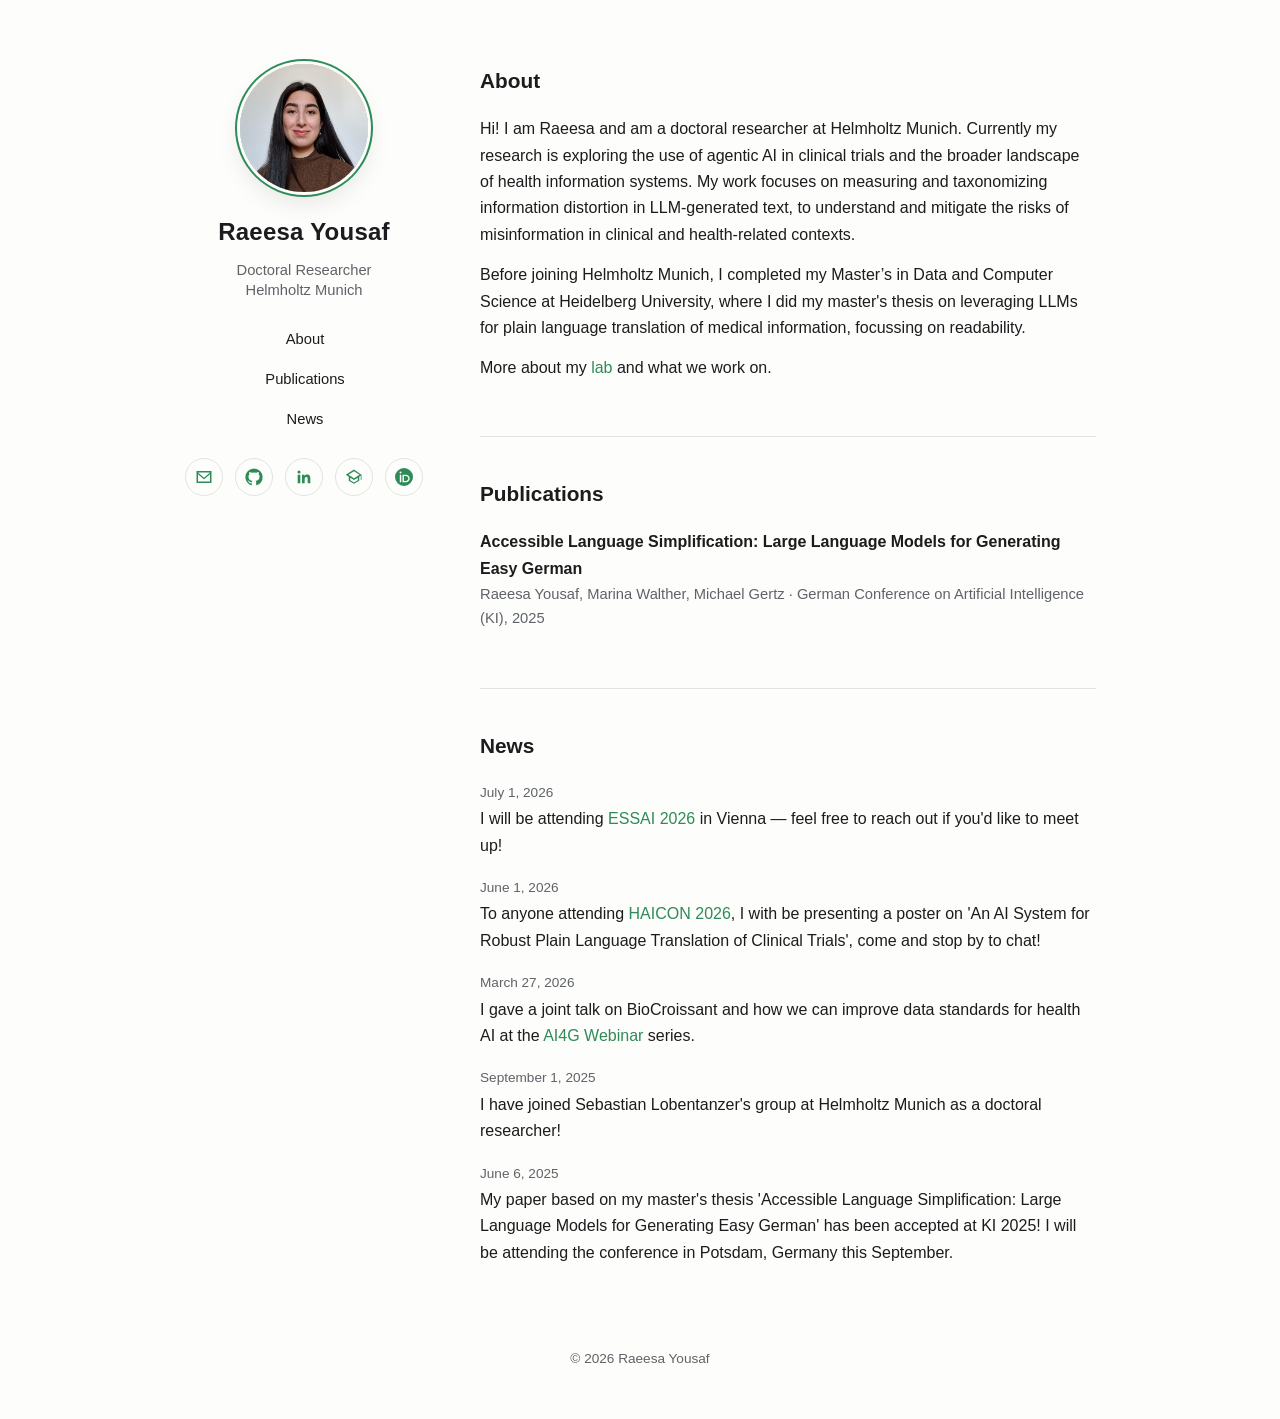
<file: index.html>
<!DOCTYPE html>
<html lang="en">
<head>
<meta charset="UTF-8">
<meta name="viewport" content="width=device-width, initial-scale=1.0">
<title>Raeesa Yousaf – Doctoral Researcher, Helmholtz Munich</title>
<meta name="description" content="Raeesa Yousaf is a doctoral researcher at Helmholtz Munich working on agentic AI in clinical trials, health information systems, and information distortion in LLM-generated text.">
<link rel="canonical" href="https://raeesay.github.io/">

<meta property="og:type" content="profile">
<meta property="og:title" content="Raeesa Yousaf – Doctoral Researcher, Helmholtz Munich">
<meta property="og:description" content="Doctoral researcher at Helmholtz Munich working on agentic AI in clinical trials and health information systems.">
<meta property="og:url" content="https://raeesay.github.io/">
<meta property="og:image" content="https://raeesay.github.io/yousaf-headshot.jpeg">

<meta name="twitter:card" content="summary">
<meta name="twitter:title" content="Raeesa Yousaf – Doctoral Researcher, Helmholtz Munich">
<meta name="twitter:description" content="Doctoral researcher at Helmholtz Munich working on agentic AI in clinical trials and health information systems.">
<meta name="twitter:image" content="https://raeesay.github.io/yousaf-headshot.jpeg">

<link rel="stylesheet" href="shared.css">
<script type="application/ld+json">
{
  "@context": "https://schema.org",
  "@type": "Person",
  "name": "Raeesa Yousaf",
  "jobTitle": "Doctoral Researcher",
  "worksFor": {
    "@type": "Organization",
    "name": "Helmholtz Munich"
  },
  "url": "https://raeesay.github.io/",
  "image": "https://raeesay.github.io/yousaf-headshot.jpeg",
  "email": "mailto:raeesa.yousaf@helmholtz-munich.de",
  "sameAs": [
    "https://github.com/raeesay",
    "https://www.linkedin.com/in/raeesa-yousaf/",
    "https://scholar.google.com/citations?user=9uimjEMAAAAJ&hl=en",
    "https://orcid.org/0009-0007-3441-2045"
  ]
}
</script>
</head>
<body>

<div class="page">
  <aside class="sidebar">
    <img class="avatar" src="yousaf-headshot.jpeg" alt="Raeesa Yousaf">
    <h1>Raeesa Yousaf</h1>
    <p class="tagline">Doctoral Researcher<br>Helmholtz Munich</p>
    <nav class="side-nav">
      <a href="#about">About</a>
      <a href="#publications">Publications</a>
      <a href="#news">News</a>
    </nav>
    <div class="icon-links">
      <a href="mailto:raeesa.yousaf@helmholtz-munich.de" title="Email" aria-label="Email">
        <svg viewBox="0 0 24 24"><path d="M2 4h20v16H2V4zm2 2v.01L12 13l8-6.99V6H4zm16 2.24-7.4 6.47a1 1 0 0 1-1.2 0L4 8.24V18h16V8.24z"/></svg>
      </a>
      <a href="https://github.com/raeesay" target="_blank" rel="noopener" title="GitHub" aria-label="GitHub">
        <svg viewBox="0 0 24 24"><path d="M12 .5A11.5 11.5 0 0 0 .5 12c0 5.08 3.29 9.39 7.86 10.91.57.1.78-.25.78-.55 0-.27-.01-1.16-.02-2.11-3.2.7-3.88-1.36-3.88-1.36-.52-1.33-1.28-1.68-1.28-1.68-1.04-.71.08-.7.08-.7 1.16.08 1.77 1.19 1.77 1.19 1.03 1.76 2.7 1.25 3.36.95.1-.75.4-1.25.73-1.54-2.55-.29-5.24-1.28-5.24-5.68 0-1.26.45-2.28 1.19-3.08-.12-.29-.52-1.46.11-3.04 0 0 .97-.31 3.18 1.18a11 11 0 0 1 5.8 0c2.2-1.49 3.17-1.18 3.17-1.18.63 1.58.23 2.75.11 3.04.74.8 1.18 1.82 1.18 3.08 0 4.41-2.69 5.38-5.25 5.67.41.36.78 1.06.78 2.14 0 1.55-.01 2.79-.01 3.17 0 .3.2.66.79.55A11.5 11.5 0 0 0 23.5 12 11.5 11.5 0 0 0 12 .5z"/></svg>
      </a>
      <a href="https://www.linkedin.com/in/raeesa-yousaf/" target="_blank" rel="noopener" title="LinkedIn" aria-label="LinkedIn">
        <svg viewBox="0 0 24 24"><path d="M20.45 20.45h-3.55v-5.57c0-1.33-.02-3.04-1.85-3.04-1.86 0-2.15 1.45-2.15 2.94v5.67H9.35V9h3.41v1.56h.05c.48-.9 1.63-1.85 3.36-1.85 3.59 0 4.25 2.37 4.25 5.44v6.3zM5.34 7.43a2.06 2.06 0 1 1 0-4.12 2.06 2.06 0 0 1 0 4.12zM7.12 20.45H3.56V9h3.56v11.45z"/></svg>
      </a>
      <a href="https://scholar.google.com/citations?user=9uimjEMAAAAJ&hl=en" target="_blank" rel="noopener" title="Google Scholar" aria-label="Google Scholar">
        <svg viewBox="0 0 24 24"><path d="M12 2 1 9l4 2.5V17l7 4 7-4v-5.5L21 10v6h1V9L12 2zm0 2.4 7.4 4.6L12 13.6 4.6 9 12 4.4zM7 12.9l5 3.1 5-3.1v3.5l-5 2.86-5-2.86v-3.5z"/></svg>
      </a>
      <a href="https://orcid.org/0009-0007-3441-2045" target="_blank" rel="noopener" title="ORCID" aria-label="ORCID">
        <svg viewBox="0 0 24 24"><path d="M12 0a12 12 0 1 0 0 24 12 12 0 0 0 0-24zM7.37 4.55a1.32 1.32 0 1 1 0 2.64 1.32 1.32 0 0 1 0-2.64zM6.4 8.86h1.94v10.13H6.4V8.86zm3.58 0h4.06c3.86 0 5.56 2.76 5.56 5.07 0 2.52-1.97 5.06-5.54 5.06H9.98V8.86zm1.94 1.72v6.68h1.96c2.87 0 3.95-2.06 3.95-3.35 0-1.82-1.16-3.33-3.98-3.33h-1.93z"/></svg>
      </a>
    </div>
  </aside>

  <main>

  <section id="about">
    <h2>About</h2>
    <p>
      Hi! I am Raeesa and am a doctoral researcher at Helmholtz Munich. Currently my research is exploring the use of agentic AI 
      in clinical trials and the broader landscape of health information systems. 
      My work focuses on measuring and taxonomizing information distortion in LLM-generated text, to understand and mitigate the risks of misinformation in clinical and health-related contexts.
    </p>
    <p>
      Before joining Helmholtz Munich, I completed my Master’s in Data and Computer Science at Heidelberg University, 
      where I did my master's thesis on leveraging LLMs for plain language translation of medical information, focussing on readability.
      </p>
    <p>More about my <a href="https://www.slolab.ai/" target="_blank" rel="noopener">lab</a> and what we work on.</p>
  </section>



  <section id="publications">
    <h2>Publications</h2>
    <ul class="pub-list" id="pub-list">
      <li><span class="placeholder">Loading publications&hellip;</span></li>
    </ul>
  </section>

  <section id="news">
    <h2>News</h2>
    <ul class="news-list" id="news-list">
      <li><span class="placeholder">Loading news&hellip;</span></li>
    </ul>
  </section>

  </main>
</div>

<footer>
  &copy; 2026 Raeesa Yousaf
</footer>

<script src="publications.js"></script>
<script src="news.js"></script>
</body>
</html>
</file>
<file: shared.css>
:root {
  --text: #1c1c1e;
  --muted: #5f6368;
  --accent: #2e8b57;
  --bg: #fdfdfb;
  --line: #e4e2dc;
  --sidebar-width: 240px;
  --content-max-width: 640px;
  --sans: -apple-system, BlinkMacSystemFont, "Segoe UI", Helvetica, Arial, sans-serif;
}
* { box-sizing: border-box; }
html {
  scroll-behavior: smooth;
}
body {
  margin: 0;
  font-family: var(--sans);
  color: var(--text);
  background: var(--bg);
  line-height: 1.65;
}

.page {
  display: flex;
  align-items: flex-start;
  gap: 56px;
  max-width: 960px;
  margin: 0 auto;
  padding: 64px 24px;
}

/* Sidebar */
.sidebar {
  width: var(--sidebar-width);
  flex-shrink: 0;
  text-align: center;
  position: sticky;
  top: 64px;
}
.avatar {
  width: 128px;
  height: 128px;
  border-radius: 50%;
  object-fit: cover;
  margin: 0 auto 20px;
  display: block;
  box-shadow: 0 0 0 3px var(--bg), 0 0 0 5px var(--accent), 0 10px 24px rgba(0, 0, 0, 0.1);
}
.sidebar h1 {
  font-size: 1.5rem;
  margin: 0 0 8px 0;
  font-weight: 600;
  letter-spacing: 0.01em;
}
.tagline {
  color: var(--muted);
  font-size: 0.92rem;
  line-height: 1.4;
  margin: 0 0 24px 0;
}
.side-nav {
  display: flex;
  flex-direction: column;
  gap: 12px;
  font-size: 0.92rem;
  margin-bottom: 24px;
}
.side-nav a {
  color: var(--text);
  text-decoration: none;
  padding: 2px 0;
  border-left: 2px solid transparent;
  transition: color 0.15s ease, border-color 0.15s ease;
}
.side-nav a:hover {
  color: var(--accent);
  border-left-color: var(--accent);
  padding-left: 8px;
}

/* Content */
main {
  flex: 1;
  min-width: 0;
  max-width: var(--content-max-width);
}
section {
  padding: 0 0 40px 0;
  margin-bottom: 40px;
  border-bottom: 1px solid var(--line);
  scroll-margin-top: 24px;
}
section:last-of-type {
  border-bottom: none;
  margin-bottom: 0;
  padding-bottom: 0;
}
h2 {
  font-size: 1.3rem;
  margin: 0 0 18px 0;
  font-weight: 600;
}
p {
  margin: 0 0 14px 0;
}
p a {
  color: var(--accent);
  text-decoration-line: underline;
  text-decoration-color: transparent;
  text-underline-offset: 3px;
  transition: text-decoration-color 0.2s ease;
}
p a:hover {
  text-decoration-color: var(--accent);
}
.placeholder {
  color: #b45309;
  background: #fef3e2;
  padding: 1px 5px;
  border-radius: 4px;
}

/* Publications */
ul.pub-list {
  list-style: none;
  padding: 0;
  margin: 0;
}
ul.pub-list li {
  margin-bottom: 18px;
  padding-left: 0;
}
.pub-title {
  font-weight: 600;
}
.pub-title a {
  color: var(--text);
  text-decoration-line: underline;
  text-decoration-color: transparent;
  text-underline-offset: 3px;
  transition: text-decoration-color 0.2s ease;
}
.pub-title a:hover {
  text-decoration-color: var(--accent);
}
.pub-meta {
  color: var(--muted);
  font-size: 0.92rem;
}

/* News */
ul.news-list {
  list-style: none;
  padding: 0;
  margin: 0;
}
ul.news-list li {
  margin-bottom: 18px;
  padding-left: 0;
}
.news-date {
  color: var(--muted);
  font-size: 0.85rem;
  display: block;
  margin-bottom: 2px;
}
.news-list a {
  color: var(--accent);
  text-decoration-line: underline;
  text-decoration-color: transparent;
  text-underline-offset: 3px;
  transition: text-decoration-color 0.2s ease;
}
.news-list a:hover {
  text-decoration-color: var(--accent);
}

/* Contact icons (in sidebar) */
.icon-links {
  display: flex;
  justify-content: center;
  flex-wrap: wrap;
  gap: 12px;
}
.icon-links a {
  display: flex;
  align-items: center;
  justify-content: center;
  width: 38px;
  height: 38px;
  border-radius: 50%;
  color: var(--accent);
  border: 1px solid var(--line);
  transition: background 0.15s ease, color 0.15s ease, border-color 0.15s ease, transform 0.15s ease;
}
.icon-links a:hover,
.icon-links a:focus-visible {
  background: var(--accent);
  color: #fff;
  border-color: var(--accent);
  transform: translateY(-2px);
}
.icon-links svg {
  width: 18px;
  height: 18px;
  fill: currentColor;
}

footer {
  max-width: 960px;
  margin: 0 auto;
  padding: 0 24px 48px;
  color: var(--muted);
  font-size: 0.85rem;
  text-align: center;
}

@media (max-width: 720px) {
  .page {
    flex-direction: column;
    gap: 32px;
    padding: 40px 24px;
  }
  .sidebar {
    width: 100%;
    position: static;
  }
  .side-nav {
    flex-direction: row;
    justify-content: center;
    flex-wrap: wrap;
    gap: 8px 18px;
  }
  .side-nav a:hover {
    padding-left: 0;
    border-left-color: transparent;
    border-bottom: 2px solid var(--accent);
  }
  main {
    max-width: 100%;
  }
}
</file>
